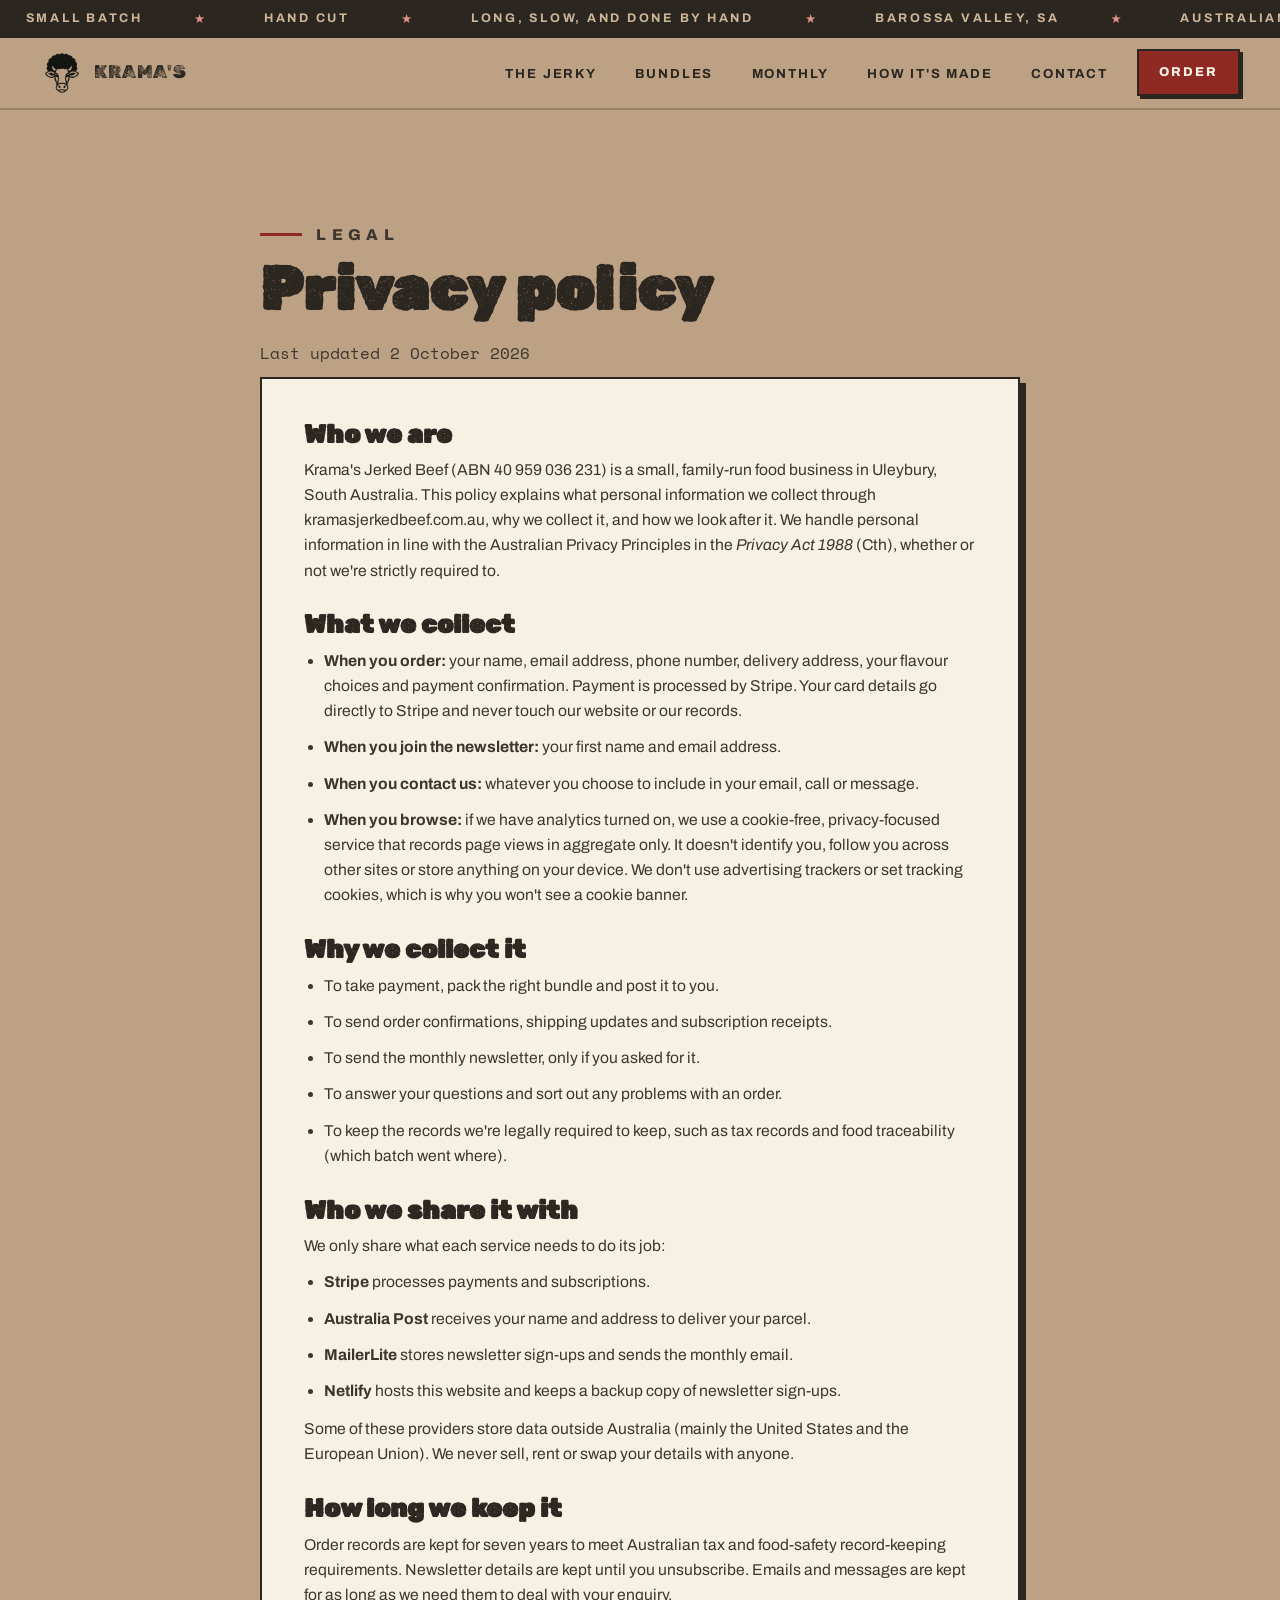
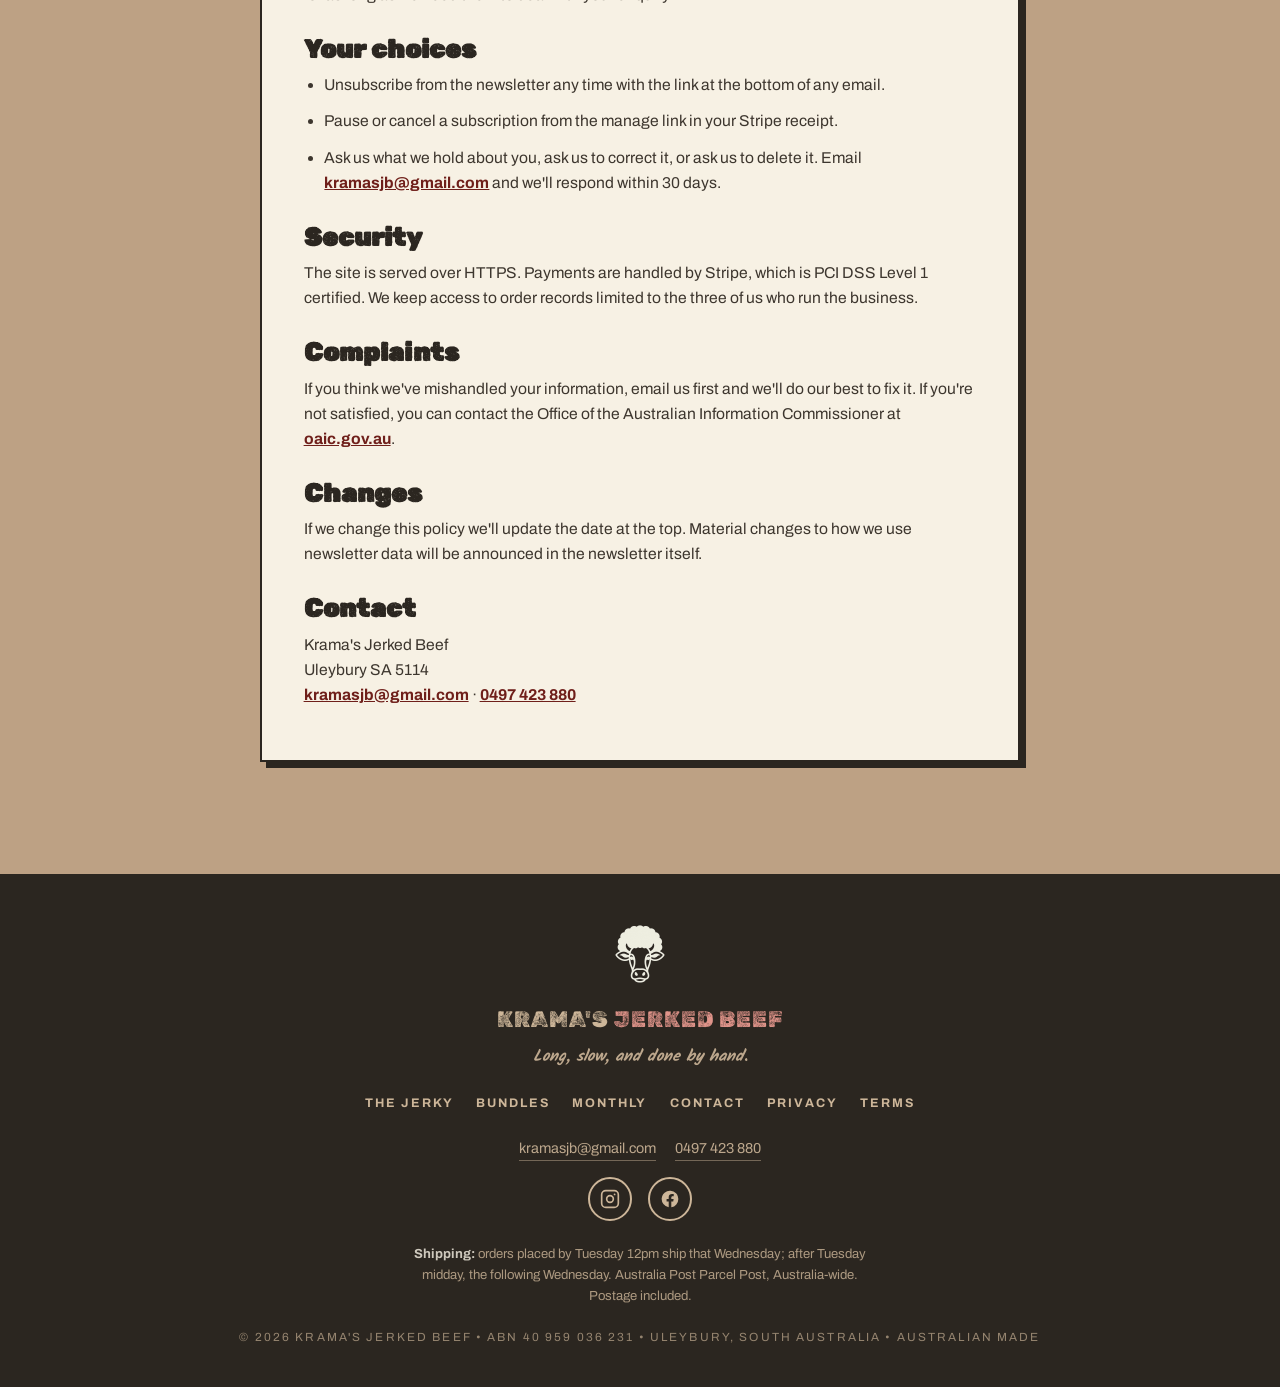
<file: kramas-jerked-beef/privacy.html>
<!DOCTYPE html>
<html lang="en-AU" class="no-js">
<head>
<meta charset="UTF-8">
<meta name="viewport" content="width=device-width, initial-scale=1.0">
<title>Privacy policy | Krama's Jerked Beef</title>
<meta name="description" content="How Krama's Jerked Beef collects, uses and protects your personal information when you order, subscribe or get in touch.">
<link rel="canonical" href="https://kramasjerkedbeef.com.au/privacy.html">
<meta name="theme-color" content="#2b2620">
<meta property="og:type" content="website">
<meta property="og:site_name" content="Krama's Jerked Beef">
<meta property="og:title" content="Privacy policy | Krama's Jerked Beef">
<meta property="og:description" content="How Krama's Jerked Beef collects, uses and protects your personal information when you order, subscribe or get in touch.">
<meta property="og:url" content="https://kramasjerkedbeef.com.au/privacy.html">
<meta property="og:image" content="https://kramasjerkedbeef.com.au/images/og.jpg">
<meta property="og:locale" content="en_AU">
<meta name="twitter:card" content="summary_large_image">
<link rel="icon" href="favicon.svg" type="image/svg+xml">
<link rel="icon" href="images/logo.png" type="image/png" sizes="any">
<link rel="apple-touch-icon" href="images/logo.png">
<link rel="manifest" href="site.webmanifest">
<link rel="preconnect" href="https://fonts.googleapis.com">
<link rel="preconnect" href="https://fonts.gstatic.com" crossorigin>
<link href="https://fonts.googleapis.com/css2?family=Rubik+Dirt&family=Kalam:wght@700&family=Archivo:wght@400;600;700;800&family=Space+Mono:wght@400;700&display=swap" rel="stylesheet">
<link rel="stylesheet" href="css/site.css">
</head>
<body>
<a class="skip" href="#main">Skip to content</a>

<div class="ticker" aria-hidden="true">
  <div class="ticker__track">
    <span>Small batch</span><span class="star">&#9733;</span>
    <span>Hand cut</span><span class="star">&#9733;</span>
    <span>Long, slow, and done by hand</span><span class="star">&#9733;</span>
    <span>Barossa Valley, SA</span><span class="star">&#9733;</span>
    <span>Australian made</span><span class="star">&#9733;</span>
    <span>Small batch</span><span class="star">&#9733;</span>
    <span>Hand cut</span><span class="star">&#9733;</span>
    <span>Long, slow, and done by hand</span><span class="star">&#9733;</span>
    <span>Barossa Valley, SA</span><span class="star">&#9733;</span>
    <span>Australian made</span><span class="star">&#9733;</span>
  </div>
</div>

<nav class="site-nav" aria-label="Main">
  <a class="nav__brand" href="/" aria-label="Krama's Jerked Beef home">
    <span class="cow-img">
      <img src="images/logo.png" alt="" width="44" height="44">
      <svg viewBox="0 0 200 210" aria-hidden="true"><use href="#cow"/></svg>
    </span>
    <b>KRAMA'S</b>
  </a>
  <div class="nav__right">
    <ul class="nav__links" id="navLinks">
      <li><a href="/#flavours">The Jerky</a></li>
      <li><a href="/#order">Bundles</a></li>
      <li><a href="/#subscribe">Monthly</a></li>
      <li><a href="/#story">How it's made</a></li>
      <li><a href="/#contact">Contact</a></li>
    </ul>
    <a class="btn-order" href="/#order">Order</a>
    <button class="nav__toggle" type="button" aria-expanded="false" aria-controls="navLinks" aria-label="Open menu"><span></span></button>
  </div>
</nav>

<main id="main">

<section class="legal">
  <div class="wrap">
    <p class="eyebrow reveal">Legal</p>
    <h1 class="section-title reveal">Privacy policy</h1>
    <p class="legal__meta reveal">Last updated 2 October 2026</p>

    <article class="reveal">
      <h2>Who we are</h2>
      <p>Krama's Jerked Beef (ABN 40 959 036 231) is a small, family-run food business in Uleybury, South Australia. This policy explains what personal information we collect through kramasjerkedbeef.com.au, why we collect it, and how we look after it. We handle personal information in line with the Australian Privacy Principles in the <em>Privacy Act 1988</em> (Cth), whether or not we're strictly required to.</p>

      <h2>What we collect</h2>
      <ul>
        <li><b>When you order:</b> your name, email address, phone number, delivery address, your flavour choices and payment confirmation. Payment is processed by Stripe. Your card details go directly to Stripe and never touch our website or our records.</li>
        <li><b>When you join the newsletter:</b> your first name and email address.</li>
        <li><b>When you contact us:</b> whatever you choose to include in your email, call or message.</li>
        <li><b>When you browse:</b> if we have analytics turned on, we use a cookie-free, privacy-focused service that records page views in aggregate only. It doesn't identify you, follow you across other sites or store anything on your device. We don't use advertising trackers or set tracking cookies, which is why you won't see a cookie banner.</li>
      </ul>

      <h2>Why we collect it</h2>
      <ul>
        <li>To take payment, pack the right bundle and post it to you.</li>
        <li>To send order confirmations, shipping updates and subscription receipts.</li>
        <li>To send the monthly newsletter, only if you asked for it.</li>
        <li>To answer your questions and sort out any problems with an order.</li>
        <li>To keep the records we're legally required to keep, such as tax records and food traceability (which batch went where).</li>
      </ul>

      <h2>Who we share it with</h2>
      <p>We only share what each service needs to do its job:</p>
      <ul>
        <li><b>Stripe</b> processes payments and subscriptions.</li>
        <li><b>Australia Post</b> receives your name and address to deliver your parcel.</li>
        <li><b>MailerLite</b> stores newsletter sign-ups and sends the monthly email.</li>
        <li><b>Netlify</b> hosts this website and keeps a backup copy of newsletter sign-ups.</li>
      </ul>
      <p>Some of these providers store data outside Australia (mainly the United States and the European Union). We never sell, rent or swap your details with anyone.</p>

      <h2>How long we keep it</h2>
      <p>Order records are kept for seven years to meet Australian tax and food-safety record-keeping requirements. Newsletter details are kept until you unsubscribe. Emails and messages are kept for as long as we need them to deal with your enquiry.</p>

      <h2>Your choices</h2>
      <ul>
        <li>Unsubscribe from the newsletter any time with the link at the bottom of any email.</li>
        <li>Pause or cancel a subscription from the manage link in your Stripe receipt.</li>
        <li>Ask us what we hold about you, ask us to correct it, or ask us to delete it. Email <a data-email href="mailto:kramasjb@gmail.com">kramasjb@gmail.com</a> and we'll respond within 30 days.</li>
      </ul>

      <h2>Security</h2>
      <p>The site is served over HTTPS. Payments are handled by Stripe, which is PCI DSS Level 1 certified. We keep access to order records limited to the three of us who run the business.</p>

      <h2>Complaints</h2>
      <p>If you think we've mishandled your information, email us first and we'll do our best to fix it. If you're not satisfied, you can contact the Office of the Australian Information Commissioner at <a href="https://www.oaic.gov.au" target="_blank" rel="noopener">oaic.gov.au</a>.</p>

      <h2>Changes</h2>
      <p>If we change this policy we'll update the date at the top. Material changes to how we use newsletter data will be announced in the newsletter itself.</p>

      <h2>Contact</h2>
      <p>Krama's Jerked Beef<br>Uleybury SA 5114<br>
      <a data-email href="mailto:kramasjb@gmail.com">kramasjb@gmail.com</a> &middot; <a data-phone href="tel:+61497423880">0497 423 880</a></p>
    </article>
  </div>
</section>

</main>

<footer>
  <span class="cow-img cow-img--light f-cow" aria-hidden="true">
    <img src="images/logo.png" alt="">
    <svg viewBox="0 0 200 210"><use href="#cow-light"/></svg>
  </span>
  <div class="f-name">KRAMA'S <span>JERKED BEEF</span></div>
  <p class="f-tag">Long, slow, and done by hand.</p>
  <ul class="f-links" aria-label="Footer">
    <li><a href="/#flavours">The Jerky</a></li>
    <li><a href="/#order">Bundles</a></li>
    <li><a href="/#subscribe">Monthly</a></li>
    <li><a href="/#contact">Contact</a></li>
    <li><a href="privacy.html">Privacy</a></li>
    <li><a href="terms.html">Terms</a></li>
  </ul>
  <p class="f-contact">
    <a data-email href="mailto:kramasjb@gmail.com">kramasjb@gmail.com</a>
    <a data-phone href="tel:+61497423880">0497 423 880</a>
  </p>
  <div class="socials" aria-label="Follow Krama's Jerked Beef">
    <a class="social" data-instagram href="https://www.instagram.com/kramasjerkedbeef" target="_blank" rel="noopener" aria-label="Krama's on Instagram"><svg viewBox="0 0 24 24" fill="none" stroke="currentColor" stroke-width="2" stroke-linecap="round" stroke-linejoin="round"><rect x="2" y="2" width="20" height="20" rx="5"/><circle cx="12" cy="12" r="4"/><circle cx="17.5" cy="6.5" r="1.1" fill="currentColor" stroke="none"/></svg></a>
    <a class="social" data-facebook href="https://www.facebook.com/KramasJerkedBeef" target="_blank" rel="noopener" aria-label="Krama's on Facebook"><svg viewBox="0 0 24 24" fill="currentColor"><path d="M22 12a10 10 0 1 0-11.56 9.88v-6.99H7.9V12h2.54V9.8c0-2.5 1.49-3.89 3.78-3.89 1.09 0 2.24.2 2.24.2v2.46h-1.26c-1.24 0-1.63.77-1.63 1.56V12h2.78l-.44 2.89h-2.34v6.99A10 10 0 0 0 22 12z"/></svg></a>
  </div>
  <p class="f-ship"><b>Shipping:</b> orders placed by Tuesday 12pm ship that Wednesday; after Tuesday midday, the following Wednesday. Australia Post Parcel Post, Australia-wide. Postage included.</p>
  <small>&copy; <span data-year>2026</span> Krama's Jerked Beef &#8226; ABN 40 959 036 231 &#8226; Uleybury, South Australia &#8226; Australian made</small>
</footer>

<svg width="0" height="0" style="position:absolute" aria-hidden="true">
  <defs>
    <g id="cow-base" stroke-linecap="round" stroke-linejoin="round">
      <g fill="var(--c,#2b2620)" stroke="none">
        <circle cx="100" cy="42" r="30"/><circle cx="68" cy="52" r="24"/><circle cx="132" cy="52" r="24"/>
        <circle cx="82" cy="34" r="20"/><circle cx="118" cy="34" r="20"/><circle cx="55" cy="66" r="14"/><circle cx="145" cy="66" r="14"/>
      </g>
      <g fill="none" stroke="var(--c,#2b2620)" stroke-width="6">
        <ellipse cx="38" cy="98" rx="22" ry="11" transform="rotate(-22 38 98)"/>
        <ellipse cx="162" cy="98" rx="22" ry="11" transform="rotate(22 162 98)"/>
      </g>
      <path fill="none" stroke="var(--c,#2b2620)" stroke-width="6" d="M62,82 C60,104 64,124 76,140 C84,150 92,156 100,156 C108,156 116,150 124,140 C136,124 140,104 138,82"/>
      <g fill="var(--c,#2b2620)" stroke="none"><circle cx="82" cy="106" r="6"/><circle cx="118" cy="106" r="6"/></g>
      <ellipse fill="none" stroke="var(--c,#2b2620)" cx="100" cy="172" rx="34" ry="24" stroke-width="6"/>
      <g fill="var(--c,#2b2620)" stroke="none"><ellipse cx="87" cy="170" rx="5.5" ry="7"/><ellipse cx="113" cy="170" rx="5.5" ry="7"/></g>
      <path fill="none" stroke="var(--c,#2b2620)" d="M100,184 v6" stroke-width="5"/>
    </g>
    <g id="cow" style="--c:#2b2620"><use href="#cow-base"/></g>
    <g id="cow-light" style="--c:#cdb699"><use href="#cow-base"/></g>
  </defs>
</svg>

<script src="js/config.js"></script>
<script src="js/site.js"></script>
</body>
</html>
</file>
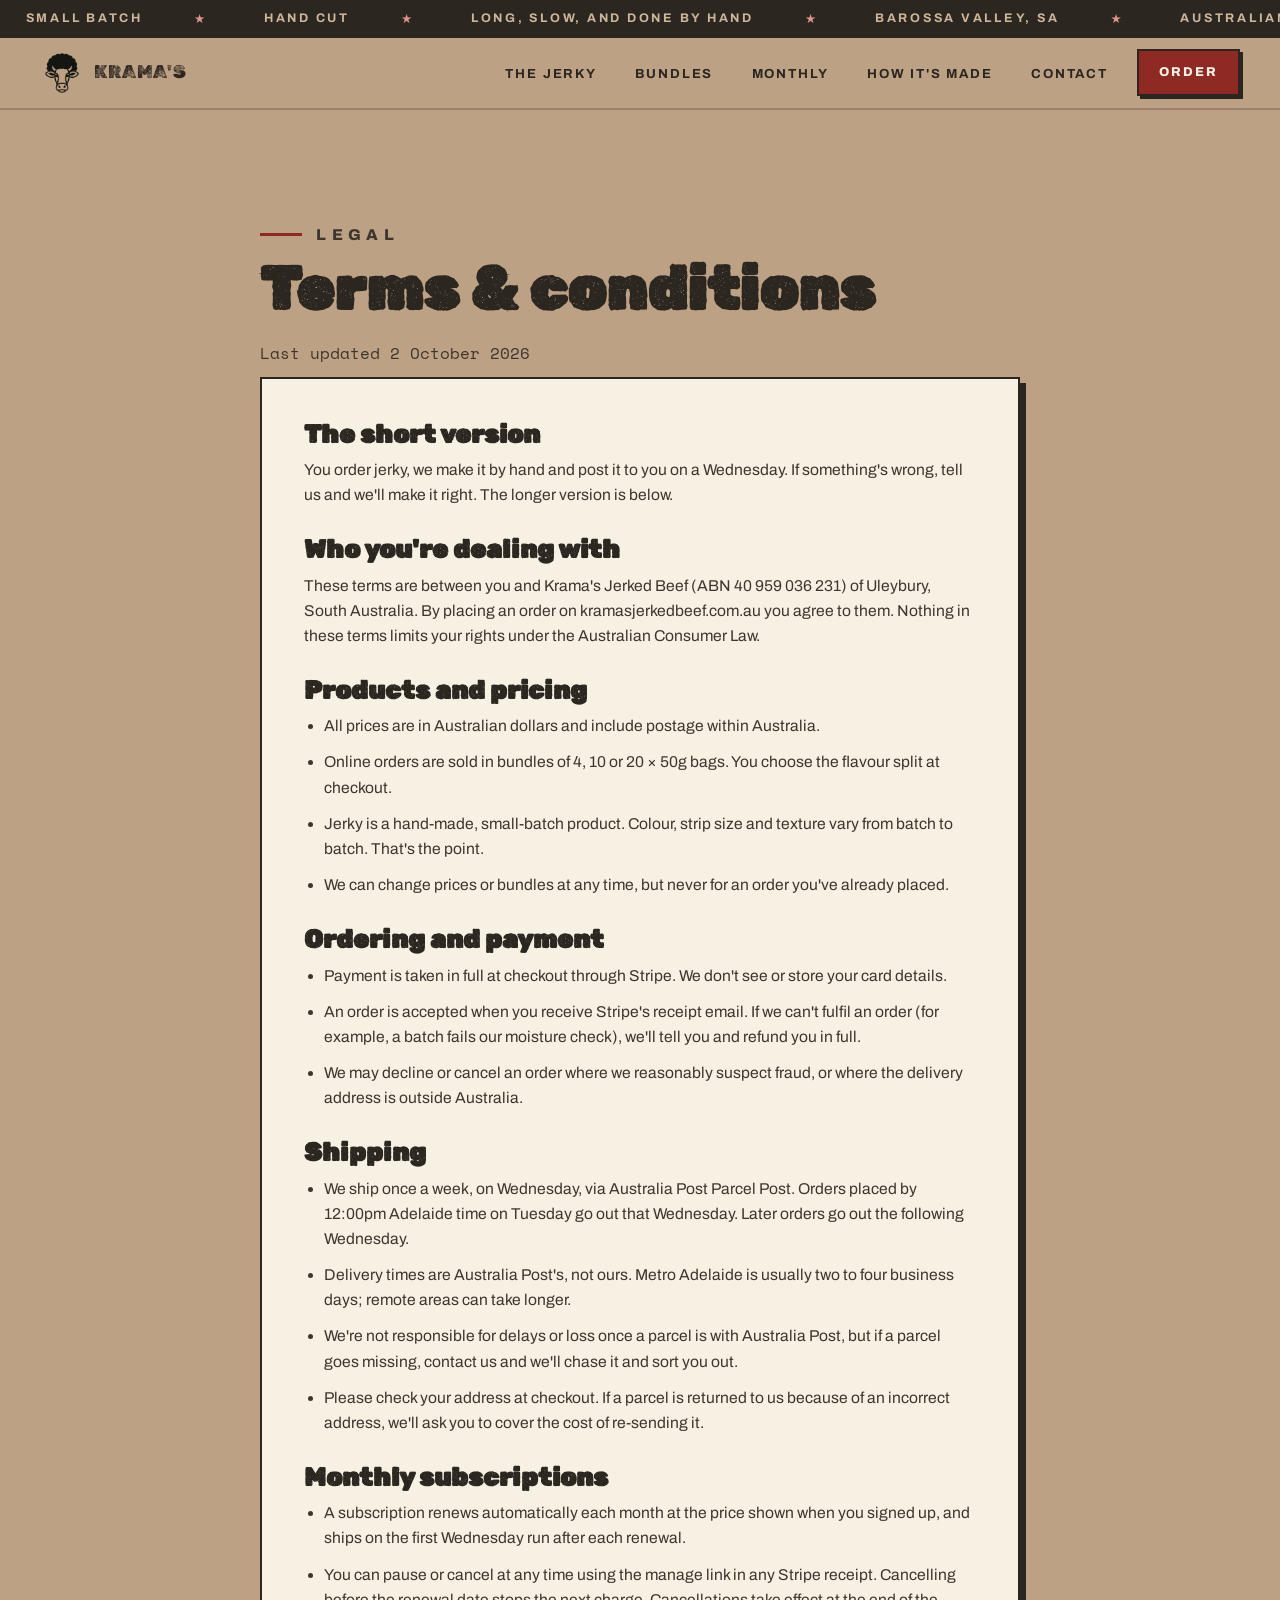
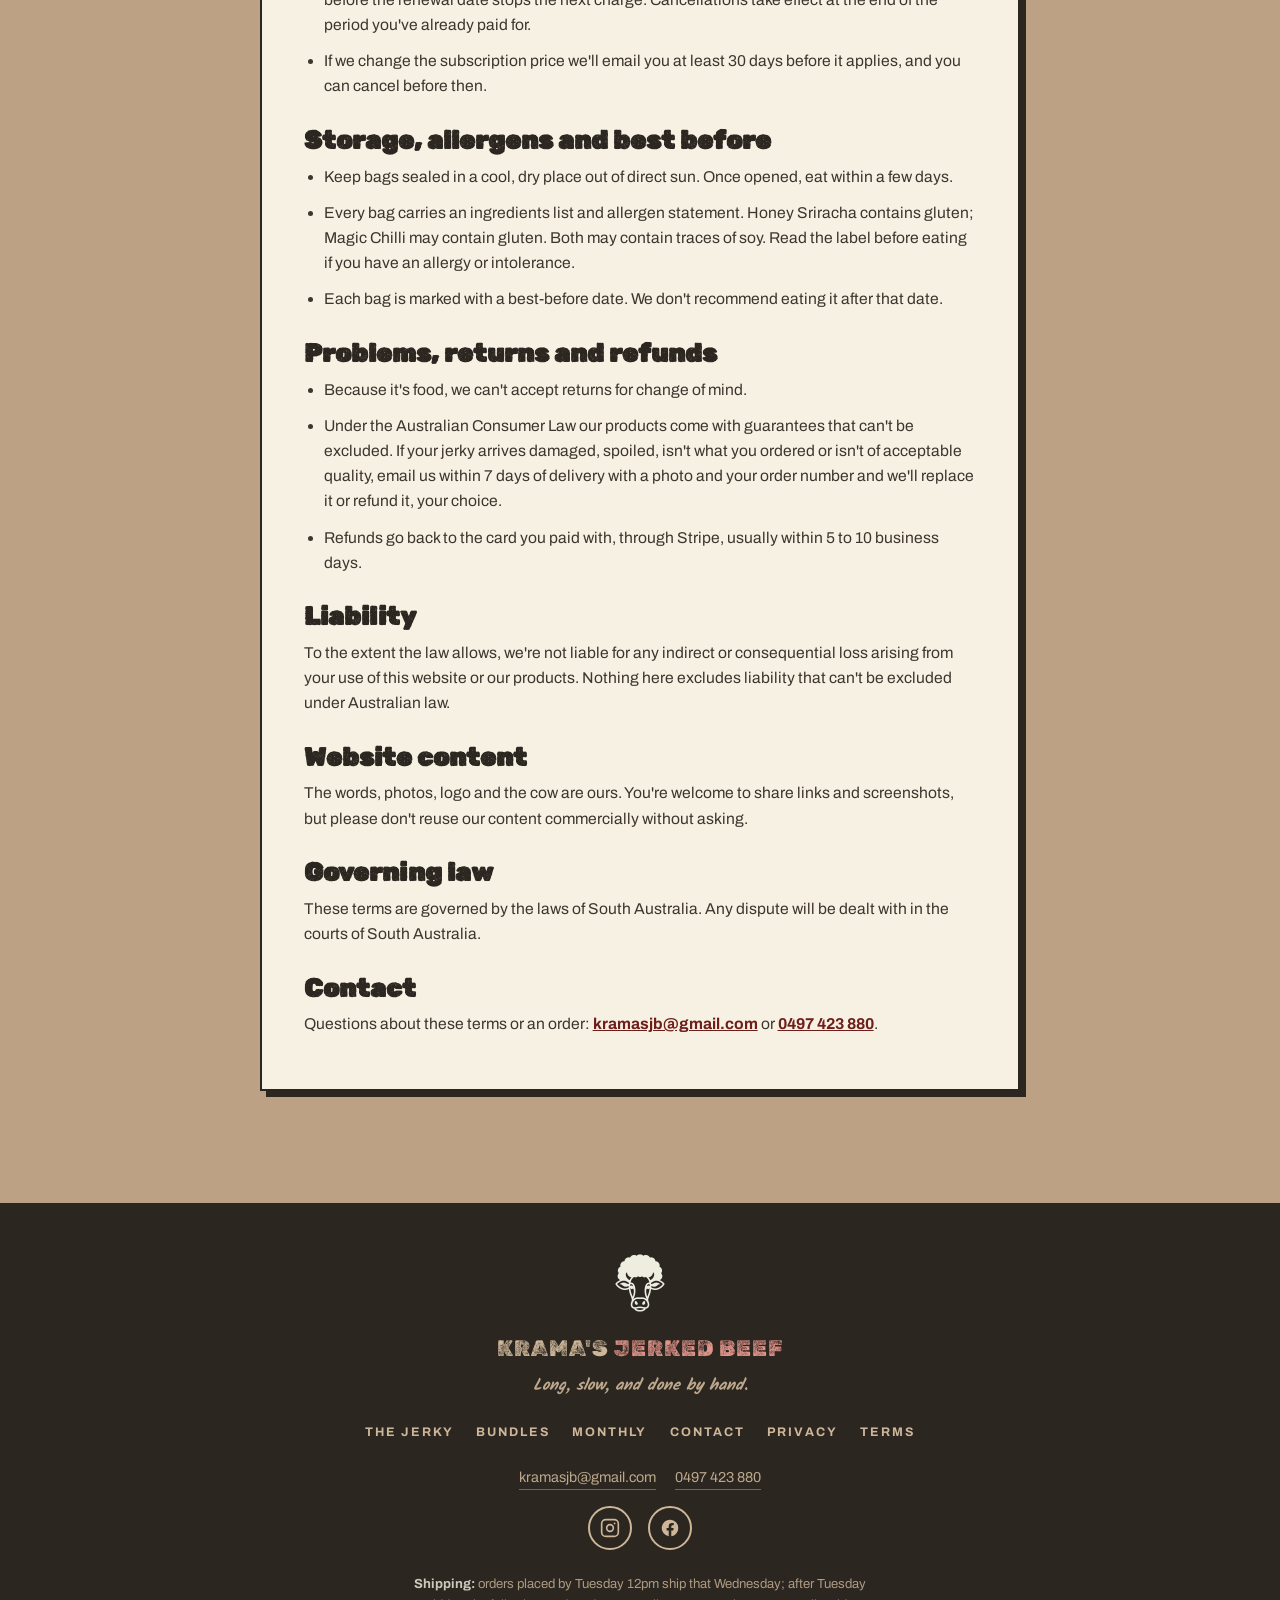
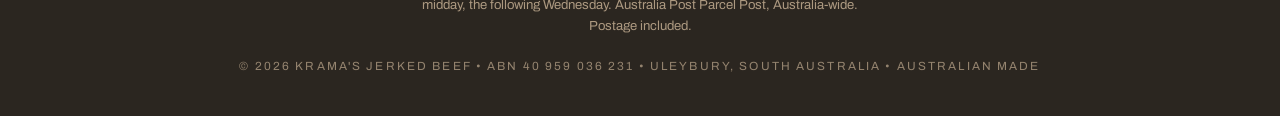
<file: kramas-jerked-beef/terms.html>
<!DOCTYPE html>
<html lang="en-AU" class="no-js">
<head>
<meta charset="UTF-8">
<meta name="viewport" content="width=device-width, initial-scale=1.0">
<title>Terms & conditions | Krama's Jerked Beef</title>
<meta name="description" content="Ordering, shipping, subscription, refund and allergen terms for buying from Krama's Jerked Beef.">
<link rel="canonical" href="https://kramasjerkedbeef.com.au/terms.html">
<meta name="theme-color" content="#2b2620">
<meta property="og:type" content="website">
<meta property="og:site_name" content="Krama's Jerked Beef">
<meta property="og:title" content="Terms & conditions | Krama's Jerked Beef">
<meta property="og:description" content="Ordering, shipping, subscription, refund and allergen terms for buying from Krama's Jerked Beef.">
<meta property="og:url" content="https://kramasjerkedbeef.com.au/terms.html">
<meta property="og:image" content="https://kramasjerkedbeef.com.au/images/og.jpg">
<meta property="og:locale" content="en_AU">
<meta name="twitter:card" content="summary_large_image">
<link rel="icon" href="favicon.svg" type="image/svg+xml">
<link rel="icon" href="images/logo.png" type="image/png" sizes="any">
<link rel="apple-touch-icon" href="images/logo.png">
<link rel="manifest" href="site.webmanifest">
<link rel="preconnect" href="https://fonts.googleapis.com">
<link rel="preconnect" href="https://fonts.gstatic.com" crossorigin>
<link href="https://fonts.googleapis.com/css2?family=Rubik+Dirt&family=Kalam:wght@700&family=Archivo:wght@400;600;700;800&family=Space+Mono:wght@400;700&display=swap" rel="stylesheet">
<link rel="stylesheet" href="css/site.css">
</head>
<body>
<a class="skip" href="#main">Skip to content</a>

<div class="ticker" aria-hidden="true">
  <div class="ticker__track">
    <span>Small batch</span><span class="star">&#9733;</span>
    <span>Hand cut</span><span class="star">&#9733;</span>
    <span>Long, slow, and done by hand</span><span class="star">&#9733;</span>
    <span>Barossa Valley, SA</span><span class="star">&#9733;</span>
    <span>Australian made</span><span class="star">&#9733;</span>
    <span>Small batch</span><span class="star">&#9733;</span>
    <span>Hand cut</span><span class="star">&#9733;</span>
    <span>Long, slow, and done by hand</span><span class="star">&#9733;</span>
    <span>Barossa Valley, SA</span><span class="star">&#9733;</span>
    <span>Australian made</span><span class="star">&#9733;</span>
  </div>
</div>

<nav class="site-nav" aria-label="Main">
  <a class="nav__brand" href="/" aria-label="Krama's Jerked Beef home">
    <span class="cow-img">
      <img src="images/logo.png" alt="" width="44" height="44">
      <svg viewBox="0 0 200 210" aria-hidden="true"><use href="#cow"/></svg>
    </span>
    <b>KRAMA'S</b>
  </a>
  <div class="nav__right">
    <ul class="nav__links" id="navLinks">
      <li><a href="/#flavours">The Jerky</a></li>
      <li><a href="/#order">Bundles</a></li>
      <li><a href="/#subscribe">Monthly</a></li>
      <li><a href="/#story">How it's made</a></li>
      <li><a href="/#contact">Contact</a></li>
    </ul>
    <a class="btn-order" href="/#order">Order</a>
    <button class="nav__toggle" type="button" aria-expanded="false" aria-controls="navLinks" aria-label="Open menu"><span></span></button>
  </div>
</nav>

<main id="main">

<section class="legal">
  <div class="wrap">
    <p class="eyebrow reveal">Legal</p>
    <h1 class="section-title reveal">Terms &amp; conditions</h1>
    <p class="legal__meta reveal">Last updated 2 October 2026</p>

    <article class="reveal">
      <h2>The short version</h2>
      <p>You order jerky, we make it by hand and post it to you on a Wednesday. If something's wrong, tell us and we'll make it right. The longer version is below.</p>

      <h2>Who you're dealing with</h2>
      <p>These terms are between you and Krama's Jerked Beef (ABN 40 959 036 231) of Uleybury, South Australia. By placing an order on kramasjerkedbeef.com.au you agree to them. Nothing in these terms limits your rights under the Australian Consumer Law.</p>

      <h2>Products and pricing</h2>
      <ul>
        <li>All prices are in Australian dollars and include postage within Australia.</li>
        <li>Online orders are sold in bundles of 4, 10 or 20 &times; 50g bags. You choose the flavour split at checkout.</li>
        <li>Jerky is a hand-made, small-batch product. Colour, strip size and texture vary from batch to batch. That's the point.</li>
        <li>We can change prices or bundles at any time, but never for an order you've already placed.</li>
      </ul>

      <h2>Ordering and payment</h2>
      <ul>
        <li>Payment is taken in full at checkout through Stripe. We don't see or store your card details.</li>
        <li>An order is accepted when you receive Stripe's receipt email. If we can't fulfil an order (for example, a batch fails our moisture check), we'll tell you and refund you in full.</li>
        <li>We may decline or cancel an order where we reasonably suspect fraud, or where the delivery address is outside Australia.</li>
      </ul>

      <h2>Shipping</h2>
      <ul>
        <li>We ship once a week, on Wednesday, via Australia Post Parcel Post. Orders placed by 12:00pm Adelaide time on Tuesday go out that Wednesday. Later orders go out the following Wednesday.</li>
        <li>Delivery times are Australia Post's, not ours. Metro Adelaide is usually two to four business days; remote areas can take longer.</li>
        <li>We're not responsible for delays or loss once a parcel is with Australia Post, but if a parcel goes missing, contact us and we'll chase it and sort you out.</li>
        <li>Please check your address at checkout. If a parcel is returned to us because of an incorrect address, we'll ask you to cover the cost of re-sending it.</li>
      </ul>

      <h2>Monthly subscriptions</h2>
      <ul>
        <li>A subscription renews automatically each month at the price shown when you signed up, and ships on the first Wednesday run after each renewal.</li>
        <li>You can pause or cancel at any time using the manage link in any Stripe receipt. Cancelling before the renewal date stops the next charge. Cancellations take effect at the end of the period you've already paid for.</li>
        <li>If we change the subscription price we'll email you at least 30 days before it applies, and you can cancel before then.</li>
      </ul>

      <h2>Storage, allergens and best before</h2>
      <ul>
        <li>Keep bags sealed in a cool, dry place out of direct sun. Once opened, eat within a few days.</li>
        <li>Every bag carries an ingredients list and allergen statement. Honey Sriracha contains gluten; Magic Chilli may contain gluten. Both may contain traces of soy. Read the label before eating if you have an allergy or intolerance.</li>
        <li>Each bag is marked with a best-before date. We don't recommend eating it after that date.</li>
      </ul>

      <h2>Problems, returns and refunds</h2>
      <ul>
        <li>Because it's food, we can't accept returns for change of mind.</li>
        <li>Under the Australian Consumer Law our products come with guarantees that can't be excluded. If your jerky arrives damaged, spoiled, isn't what you ordered or isn't of acceptable quality, email us within 7 days of delivery with a photo and your order number and we'll replace it or refund it, your choice.</li>
        <li>Refunds go back to the card you paid with, through Stripe, usually within 5 to 10 business days.</li>
      </ul>

      <h2>Liability</h2>
      <p>To the extent the law allows, we're not liable for any indirect or consequential loss arising from your use of this website or our products. Nothing here excludes liability that can't be excluded under Australian law.</p>

      <h2>Website content</h2>
      <p>The words, photos, logo and the cow are ours. You're welcome to share links and screenshots, but please don't reuse our content commercially without asking.</p>

      <h2>Governing law</h2>
      <p>These terms are governed by the laws of South Australia. Any dispute will be dealt with in the courts of South Australia.</p>

      <h2>Contact</h2>
      <p>Questions about these terms or an order: <a data-email href="mailto:kramasjb@gmail.com">kramasjb@gmail.com</a> or <a data-phone href="tel:+61497423880">0497 423 880</a>.</p>
    </article>
  </div>
</section>

</main>

<footer>
  <span class="cow-img cow-img--light f-cow" aria-hidden="true">
    <img src="images/logo.png" alt="">
    <svg viewBox="0 0 200 210"><use href="#cow-light"/></svg>
  </span>
  <div class="f-name">KRAMA'S <span>JERKED BEEF</span></div>
  <p class="f-tag">Long, slow, and done by hand.</p>
  <ul class="f-links" aria-label="Footer">
    <li><a href="/#flavours">The Jerky</a></li>
    <li><a href="/#order">Bundles</a></li>
    <li><a href="/#subscribe">Monthly</a></li>
    <li><a href="/#contact">Contact</a></li>
    <li><a href="privacy.html">Privacy</a></li>
    <li><a href="terms.html">Terms</a></li>
  </ul>
  <p class="f-contact">
    <a data-email href="mailto:kramasjb@gmail.com">kramasjb@gmail.com</a>
    <a data-phone href="tel:+61497423880">0497 423 880</a>
  </p>
  <div class="socials" aria-label="Follow Krama's Jerked Beef">
    <a class="social" data-instagram href="https://www.instagram.com/kramasjerkedbeef" target="_blank" rel="noopener" aria-label="Krama's on Instagram"><svg viewBox="0 0 24 24" fill="none" stroke="currentColor" stroke-width="2" stroke-linecap="round" stroke-linejoin="round"><rect x="2" y="2" width="20" height="20" rx="5"/><circle cx="12" cy="12" r="4"/><circle cx="17.5" cy="6.5" r="1.1" fill="currentColor" stroke="none"/></svg></a>
    <a class="social" data-facebook href="https://www.facebook.com/KramasJerkedBeef" target="_blank" rel="noopener" aria-label="Krama's on Facebook"><svg viewBox="0 0 24 24" fill="currentColor"><path d="M22 12a10 10 0 1 0-11.56 9.88v-6.99H7.9V12h2.54V9.8c0-2.5 1.49-3.89 3.78-3.89 1.09 0 2.24.2 2.24.2v2.46h-1.26c-1.24 0-1.63.77-1.63 1.56V12h2.78l-.44 2.89h-2.34v6.99A10 10 0 0 0 22 12z"/></svg></a>
  </div>
  <p class="f-ship"><b>Shipping:</b> orders placed by Tuesday 12pm ship that Wednesday; after Tuesday midday, the following Wednesday. Australia Post Parcel Post, Australia-wide. Postage included.</p>
  <small>&copy; <span data-year>2026</span> Krama's Jerked Beef &#8226; ABN 40 959 036 231 &#8226; Uleybury, South Australia &#8226; Australian made</small>
</footer>

<svg width="0" height="0" style="position:absolute" aria-hidden="true">
  <defs>
    <g id="cow-base" stroke-linecap="round" stroke-linejoin="round">
      <g fill="var(--c,#2b2620)" stroke="none">
        <circle cx="100" cy="42" r="30"/><circle cx="68" cy="52" r="24"/><circle cx="132" cy="52" r="24"/>
        <circle cx="82" cy="34" r="20"/><circle cx="118" cy="34" r="20"/><circle cx="55" cy="66" r="14"/><circle cx="145" cy="66" r="14"/>
      </g>
      <g fill="none" stroke="var(--c,#2b2620)" stroke-width="6">
        <ellipse cx="38" cy="98" rx="22" ry="11" transform="rotate(-22 38 98)"/>
        <ellipse cx="162" cy="98" rx="22" ry="11" transform="rotate(22 162 98)"/>
      </g>
      <path fill="none" stroke="var(--c,#2b2620)" stroke-width="6" d="M62,82 C60,104 64,124 76,140 C84,150 92,156 100,156 C108,156 116,150 124,140 C136,124 140,104 138,82"/>
      <g fill="var(--c,#2b2620)" stroke="none"><circle cx="82" cy="106" r="6"/><circle cx="118" cy="106" r="6"/></g>
      <ellipse fill="none" stroke="var(--c,#2b2620)" cx="100" cy="172" rx="34" ry="24" stroke-width="6"/>
      <g fill="var(--c,#2b2620)" stroke="none"><ellipse cx="87" cy="170" rx="5.5" ry="7"/><ellipse cx="113" cy="170" rx="5.5" ry="7"/></g>
      <path fill="none" stroke="var(--c,#2b2620)" d="M100,184 v6" stroke-width="5"/>
    </g>
    <g id="cow" style="--c:#2b2620"><use href="#cow-base"/></g>
    <g id="cow-light" style="--c:#cdb699"><use href="#cow-base"/></g>
  </defs>
</svg>

<script src="js/config.js"></script>
<script src="js/site.js"></script>
</body>
</html>
</file>
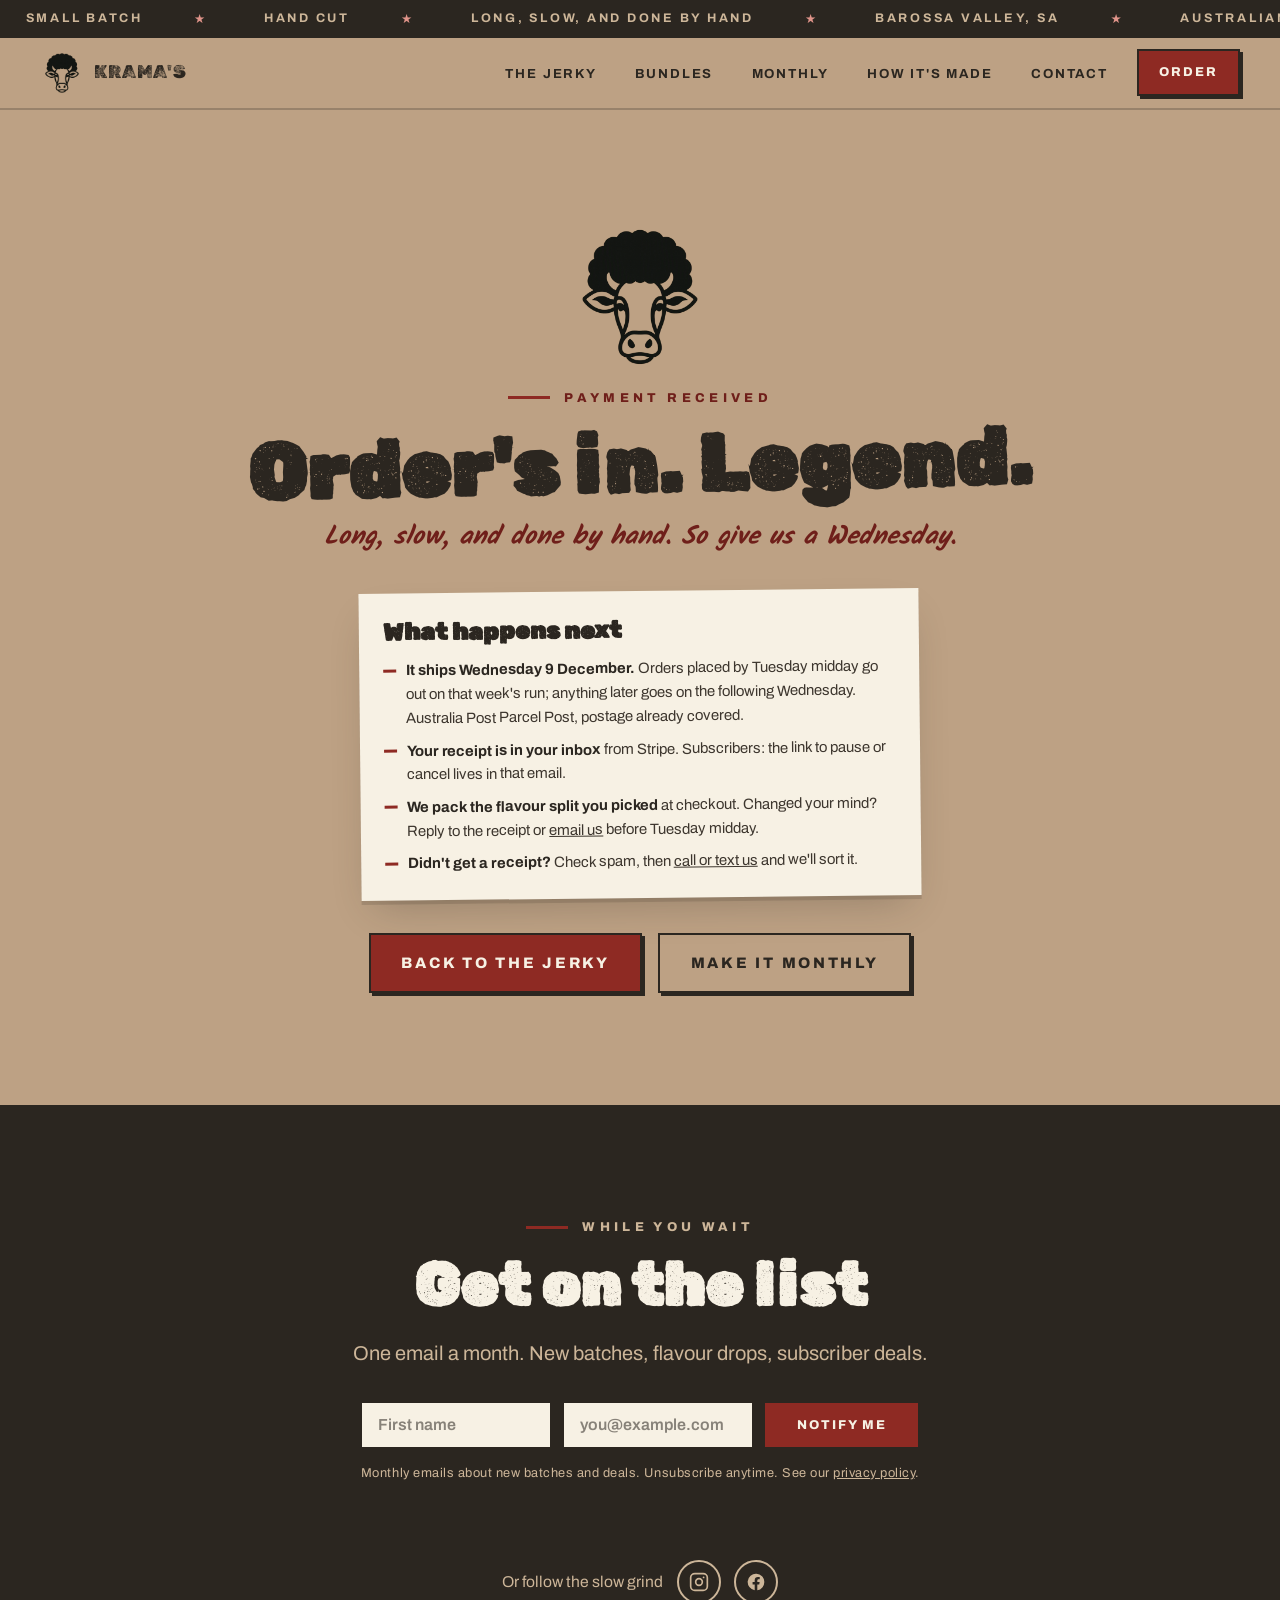
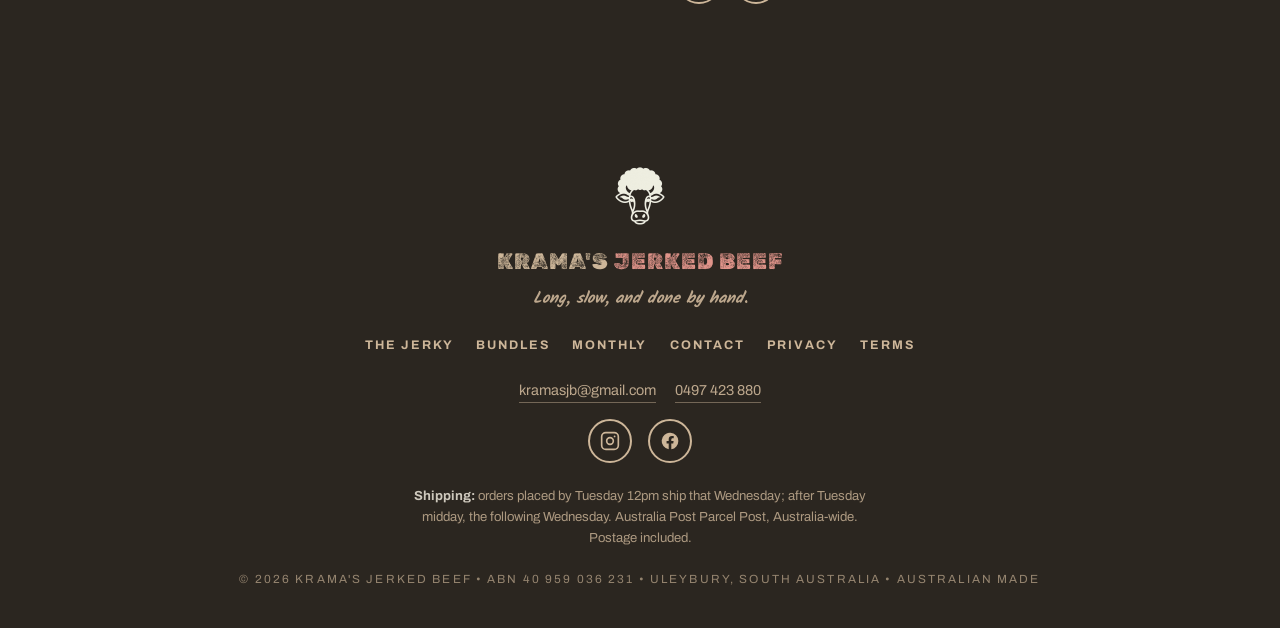
<file: kramas-jerked-beef/thanks.html>
<!DOCTYPE html>
<html lang="en-AU" class="no-js">
<head>
<meta charset="UTF-8">
<meta name="viewport" content="width=device-width, initial-scale=1.0">
<title>Order's in. Legend. | Krama's Jerked Beef</title>
<meta name="description" content="Thanks for your Krama's Jerked Beef order. Here's what happens next and when it ships.">
<meta name="robots" content="noindex">
<link rel="canonical" href="https://kramasjerkedbeef.com.au/thanks.html">
<meta name="theme-color" content="#2b2620">
<meta property="og:type" content="website">
<meta property="og:site_name" content="Krama's Jerked Beef">
<meta property="og:title" content="Order's in. Legend. | Krama's Jerked Beef">
<meta property="og:description" content="Thanks for your Krama's Jerked Beef order. Here's what happens next and when it ships.">
<meta property="og:url" content="https://kramasjerkedbeef.com.au/thanks.html">
<meta property="og:image" content="https://kramasjerkedbeef.com.au/images/og.jpg">
<meta property="og:locale" content="en_AU">
<meta name="twitter:card" content="summary_large_image">
<link rel="icon" href="favicon.svg" type="image/svg+xml">
<link rel="icon" href="images/logo.png" type="image/png" sizes="any">
<link rel="apple-touch-icon" href="images/logo.png">
<link rel="manifest" href="site.webmanifest">
<link rel="preconnect" href="https://fonts.googleapis.com">
<link rel="preconnect" href="https://fonts.gstatic.com" crossorigin>
<link href="https://fonts.googleapis.com/css2?family=Rubik+Dirt&family=Kalam:wght@700&family=Archivo:wght@400;600;700;800&family=Space+Mono:wght@400;700&display=swap" rel="stylesheet">
<link rel="stylesheet" href="css/site.css">
</head>
<body>
<a class="skip" href="#main">Skip to content</a>

<div class="ticker" aria-hidden="true">
  <div class="ticker__track">
    <span>Small batch</span><span class="star">&#9733;</span>
    <span>Hand cut</span><span class="star">&#9733;</span>
    <span>Long, slow, and done by hand</span><span class="star">&#9733;</span>
    <span>Barossa Valley, SA</span><span class="star">&#9733;</span>
    <span>Australian made</span><span class="star">&#9733;</span>
    <span>Small batch</span><span class="star">&#9733;</span>
    <span>Hand cut</span><span class="star">&#9733;</span>
    <span>Long, slow, and done by hand</span><span class="star">&#9733;</span>
    <span>Barossa Valley, SA</span><span class="star">&#9733;</span>
    <span>Australian made</span><span class="star">&#9733;</span>
  </div>
</div>

<nav class="site-nav" aria-label="Main">
  <a class="nav__brand" href="/" aria-label="Krama's Jerked Beef home">
    <span class="cow-img">
      <img src="images/logo.png" alt="" width="44" height="44">
      <svg viewBox="0 0 200 210" aria-hidden="true"><use href="#cow"/></svg>
    </span>
    <b>KRAMA'S</b>
  </a>
  <div class="nav__right">
    <ul class="nav__links" id="navLinks">
      <li><a href="/#flavours">The Jerky</a></li>
      <li><a href="/#order">Bundles</a></li>
      <li><a href="/#subscribe">Monthly</a></li>
      <li><a href="/#story">How it's made</a></li>
      <li><a href="/#contact">Contact</a></li>
    </ul>
    <a class="btn-order" href="/#order">Order</a>
    <button class="nav__toggle" type="button" aria-expanded="false" aria-controls="navLinks" aria-label="Open menu"><span></span></button>
  </div>
</nav>

<main id="main">

<section class="thanks">
  <div class="wrap">
    <span class="cow-img thanks__cow reveal reveal--pop">
      <img src="images/logo.png" alt="Krama's cow mark">
      <svg viewBox="0 0 200 210" aria-hidden="true"><use href="#cow"/></svg>
    </span>
    <p class="eyebrow reveal">Payment received</p>
    <h1 class="section-title thanks__title reveal">Order's in. Legend.</h1>
    <p class="thanks__tag hand reveal">Long, slow, and done by hand. So give us a Wednesday.</p>

    <article class="card reveal reveal--pop">
      <h2 class="card__name">What happens next</h2>
      <ul class="notes">
        <li><b>It ships <span data-ship-date>Wednesday</span>.</b> Orders placed by Tuesday midday go out on that week's run;
            anything later goes on the following Wednesday. Australia Post Parcel Post, postage already covered.</li>
        <li><b>Your receipt is in your inbox</b> from Stripe. Subscribers: the link to pause or cancel lives in that email.</li>
        <li><b>We pack the flavour split you picked</b> at checkout. Changed your mind? Reply to the receipt or
            <a data-email data-keep-text="1" data-subject="My jerky order" href="mailto:kramasjb@gmail.com?subject=My%20jerky%20order">email us</a> before Tuesday midday.</li>
        <li><b>Didn't get a receipt?</b> Check spam, then <a data-phone data-keep-text="1" href="tel:+61497423880">call or text us</a> and we'll sort it.</li>
      </ul>
    </article>

    <div class="thanks__home reveal">
      <a class="btn-order btn-order--lg" href="/">Back to the jerky</a>
      <a class="btn-order btn-order--lg btn-order--ghost" href="/#subscribe">Make it monthly</a>
    </div>
  </div>
</section>

<section class="teaser" id="newsletter">
  <div class="wrap teaser__inner">
    <p class="eyebrow reveal">While you wait</p>
    <h2 class="section-title reveal">Get on the list</h2>
    <p class="teaser__lead reveal">One email a month. New batches, flavour drops, subscriber deals.</p>

    <form name="newsletter" id="signupForm" class="signup reveal" method="POST" action="/thanks.html" novalidate
          data-netlify="true" data-netlify-honeypot="bot-field">
      <input type="hidden" name="form-name" value="newsletter">
      <p class="signup__hp" hidden><label>Leave this empty: <input name="bot-field" tabindex="-1" autocomplete="off"></label></p>
      <input class="signup__input" type="text" name="name" required autocomplete="given-name" placeholder="First name" aria-label="Your first name">
      <input class="signup__input" type="email" name="email" required autocomplete="email" inputmode="email" placeholder="you@example.com" aria-label="Your email address">
      <button class="btn-order" type="submit">Notify me</button>
    </form>
    <p class="signup__consent reveal">Monthly emails about new batches and deals. Unsubscribe anytime. See our <a href="privacy.html">privacy policy</a>.</p>
    <p class="signup__msg" id="signupMsg" role="status" aria-live="polite"></p>

    <p class="teaser__follow reveal">
      <span>Or follow the slow grind</span>
      <a class="social" data-instagram href="https://www.instagram.com/kramasjerkedbeef" target="_blank" rel="noopener" aria-label="Krama's on Instagram"><svg viewBox="0 0 24 24" fill="none" stroke="currentColor" stroke-width="2" stroke-linecap="round" stroke-linejoin="round"><rect x="2" y="2" width="20" height="20" rx="5"/><circle cx="12" cy="12" r="4"/><circle cx="17.5" cy="6.5" r="1.1" fill="currentColor" stroke="none"/></svg></a>
    <a class="social" data-facebook href="https://www.facebook.com/KramasJerkedBeef" target="_blank" rel="noopener" aria-label="Krama's on Facebook"><svg viewBox="0 0 24 24" fill="currentColor"><path d="M22 12a10 10 0 1 0-11.56 9.88v-6.99H7.9V12h2.54V9.8c0-2.5 1.49-3.89 3.78-3.89 1.09 0 2.24.2 2.24.2v2.46h-1.26c-1.24 0-1.63.77-1.63 1.56V12h2.78l-.44 2.89h-2.34v6.99A10 10 0 0 0 22 12z"/></svg></a>
    </p>
  </div>
</section>

</main>

<footer>
  <span class="cow-img cow-img--light f-cow" aria-hidden="true">
    <img src="images/logo.png" alt="">
    <svg viewBox="0 0 200 210"><use href="#cow-light"/></svg>
  </span>
  <div class="f-name">KRAMA'S <span>JERKED BEEF</span></div>
  <p class="f-tag">Long, slow, and done by hand.</p>
  <ul class="f-links" aria-label="Footer">
    <li><a href="/#flavours">The Jerky</a></li>
    <li><a href="/#order">Bundles</a></li>
    <li><a href="/#subscribe">Monthly</a></li>
    <li><a href="/#contact">Contact</a></li>
    <li><a href="privacy.html">Privacy</a></li>
    <li><a href="terms.html">Terms</a></li>
  </ul>
  <p class="f-contact">
    <a data-email href="mailto:kramasjb@gmail.com">kramasjb@gmail.com</a>
    <a data-phone href="tel:+61497423880">0497 423 880</a>
  </p>
  <div class="socials" aria-label="Follow Krama's Jerked Beef">
    <a class="social" data-instagram href="https://www.instagram.com/kramasjerkedbeef" target="_blank" rel="noopener" aria-label="Krama's on Instagram"><svg viewBox="0 0 24 24" fill="none" stroke="currentColor" stroke-width="2" stroke-linecap="round" stroke-linejoin="round"><rect x="2" y="2" width="20" height="20" rx="5"/><circle cx="12" cy="12" r="4"/><circle cx="17.5" cy="6.5" r="1.1" fill="currentColor" stroke="none"/></svg></a>
    <a class="social" data-facebook href="https://www.facebook.com/KramasJerkedBeef" target="_blank" rel="noopener" aria-label="Krama's on Facebook"><svg viewBox="0 0 24 24" fill="currentColor"><path d="M22 12a10 10 0 1 0-11.56 9.88v-6.99H7.9V12h2.54V9.8c0-2.5 1.49-3.89 3.78-3.89 1.09 0 2.24.2 2.24.2v2.46h-1.26c-1.24 0-1.63.77-1.63 1.56V12h2.78l-.44 2.89h-2.34v6.99A10 10 0 0 0 22 12z"/></svg></a>
  </div>
  <p class="f-ship"><b>Shipping:</b> orders placed by Tuesday 12pm ship that Wednesday; after Tuesday midday, the following Wednesday. Australia Post Parcel Post, Australia-wide. Postage included.</p>
  <small>&copy; <span data-year>2026</span> Krama's Jerked Beef &#8226; ABN 40 959 036 231 &#8226; Uleybury, South Australia &#8226; Australian made</small>
</footer>

<svg width="0" height="0" style="position:absolute" aria-hidden="true">
  <defs>
    <g id="cow-base" stroke-linecap="round" stroke-linejoin="round">
      <g fill="var(--c,#2b2620)" stroke="none">
        <circle cx="100" cy="42" r="30"/><circle cx="68" cy="52" r="24"/><circle cx="132" cy="52" r="24"/>
        <circle cx="82" cy="34" r="20"/><circle cx="118" cy="34" r="20"/><circle cx="55" cy="66" r="14"/><circle cx="145" cy="66" r="14"/>
      </g>
      <g fill="none" stroke="var(--c,#2b2620)" stroke-width="6">
        <ellipse cx="38" cy="98" rx="22" ry="11" transform="rotate(-22 38 98)"/>
        <ellipse cx="162" cy="98" rx="22" ry="11" transform="rotate(22 162 98)"/>
      </g>
      <path fill="none" stroke="var(--c,#2b2620)" stroke-width="6" d="M62,82 C60,104 64,124 76,140 C84,150 92,156 100,156 C108,156 116,150 124,140 C136,124 140,104 138,82"/>
      <g fill="var(--c,#2b2620)" stroke="none"><circle cx="82" cy="106" r="6"/><circle cx="118" cy="106" r="6"/></g>
      <ellipse fill="none" stroke="var(--c,#2b2620)" cx="100" cy="172" rx="34" ry="24" stroke-width="6"/>
      <g fill="var(--c,#2b2620)" stroke="none"><ellipse cx="87" cy="170" rx="5.5" ry="7"/><ellipse cx="113" cy="170" rx="5.5" ry="7"/></g>
      <path fill="none" stroke="var(--c,#2b2620)" d="M100,184 v6" stroke-width="5"/>
    </g>
    <g id="cow" style="--c:#2b2620"><use href="#cow-base"/></g>
    <g id="cow-light" style="--c:#cdb699"><use href="#cow-base"/></g>
  </defs>
</svg>

<script src="js/config.js"></script>
<script src="js/site.js"></script>
</body>
</html>
</file>
<file: kramas-jerked-beef/css/site.css>
/* ============================================================
   KRAMA'S JERKED BEEF — shared stylesheet
   One file for every page (index, thanks, 404, privacy, terms).
   Kraft paper rustic: two colours (charcoal ink + rust red) on kraft.
   ============================================================ */
:root{
  --kraft:        #bda184;
  --kraft-light:  #cdb699;
  --kraft-deep:   #a78b6c;
  --kraft-dark:   #8f7458;
  --ink:          #2b2620;
  --ink-soft:     #3d362e;
  --red:          #8e2a23;
  --red-deep:     #6f1f1a;   /* use for small red text on kraft (AA contrast) */
  --red-light:    #e0948a;   /* red accents on dark ink backgrounds */
  --brown:        #5f4124;
  --paper:        #f7f1e4;
  --paper-shadow: rgba(43,38,32,.28);
  --dash: rgba(43,38,32,.65);
  --nav-h: 72px;
}

*{margin:0;padding:0;box-sizing:border-box}
html{scroll-behavior:smooth;-webkit-text-size-adjust:100%}
html,body{max-width:100%;overflow-x:clip}
section[id],header[id],main[id],div[id]{scroll-margin-top:calc(var(--nav-h) + 1rem)}
::selection{background:var(--red);color:var(--paper)}

body{
  font-family:'Archivo',system-ui,sans-serif;
  background-color:var(--kraft);
  color:var(--ink);
  line-height:1.6;
  min-height:100vh;
  display:flex;flex-direction:column;
}
main{position:relative;z-index:2;flex:1}

h1,h2,h3{line-height:1.05;overflow-wrap:anywhere}
p,li{overflow-wrap:break-word}
.display{font-family:'Rubik Dirt',system-ui;font-weight:400;letter-spacing:.01em}
.hand{font-family:'Kalam',cursive;font-style:italic;font-weight:700}
.mono{font-family:'Space Mono',monospace}
.sr-only{position:absolute;width:1px;height:1px;padding:0;margin:-1px;overflow:hidden;clip:rect(0 0 0 0);white-space:nowrap;border:0}

img{max-width:100%;height:auto;display:block}
a{color:inherit}
a:focus-visible,button:focus-visible,input:focus-visible,summary:focus-visible{outline:3px solid var(--red);outline-offset:3px}

/* skip link for keyboard users */
.skip{position:absolute;left:-9999px;top:.5rem;z-index:1000;background:var(--ink);color:var(--paper);padding:.6rem 1rem;font-weight:800;text-decoration:none}
.skip:focus{left:.5rem}

/* ---------- long-dash rule, like the front label ---------- */
.dash-rule{height:3px;border:0;background:repeating-linear-gradient(90deg,var(--dash) 0 26px,transparent 26px 38px)}

/* ============================================================
   TICKER
   ============================================================ */
.ticker{
  background:var(--ink);color:var(--kraft-light);
  overflow:hidden;white-space:nowrap;
  font-weight:700;font-size:.78rem;letter-spacing:.22em;text-transform:uppercase;
  padding:.55rem 0;position:relative;z-index:10;
}
.ticker__track{display:inline-block;animation:ticker 28s linear infinite;will-change:transform}
.ticker span{display:inline-block;padding:0 1.6rem}
.ticker .star{color:var(--red-light);transform:translateY(1px)}
@keyframes ticker{from{transform:translateX(0)}to{transform:translateX(-50%)}}

/* ============================================================
   NAV  (sticky; collapses to a hamburger under 860px)
   ============================================================ */
nav.site-nav{
  position:sticky;top:0;z-index:100;
  display:flex;align-items:center;justify-content:space-between;gap:1rem;
  min-height:var(--nav-h);
  padding:.7rem clamp(1rem,4vw,2.5rem);
  background:var(--kraft);
  border-bottom:2px solid rgba(43,38,32,.25);
}
.nav__brand{display:flex;align-items:center;gap:.65rem;text-decoration:none;flex-shrink:0}
.nav__brand .cow-img{width:44px;height:44px}
.nav__brand b{font-family:'Rubik Dirt',system-ui;font-weight:400;font-size:1.15rem;letter-spacing:.04em}

.cow-img{display:block;position:relative;overflow:hidden}
.cow-img img{width:100%}
.cow-img svg{display:none;width:100%;height:100%}
.cow-img.fallback img{display:none}
.cow-img.fallback svg{display:block}
.cow-img--light img{filter:invert(1) sepia(.45) saturate(.7) brightness(1.02)}

.nav__right{display:flex;align-items:center;gap:clamp(.8rem,3vw,1.6rem)}
.nav__links{display:flex;gap:clamp(.8rem,3vw,2rem);list-style:none}
.nav__links a{
  text-decoration:none;font-weight:700;font-size:.82rem;
  text-transform:uppercase;letter-spacing:.14em;
  padding:.35rem .2rem;position:relative;white-space:nowrap;
}
.nav__links a::after{content:"";position:absolute;left:0;right:100%;bottom:0;height:3px;background:var(--red);transition:right .25s ease}
.nav__links a:hover::after,.nav__links a[aria-current="page"]::after{right:0}

.nav__toggle{
  display:none;width:48px;height:48px;
  background:transparent;border:2px solid var(--ink);color:var(--ink);
  cursor:pointer;place-items:center;flex-shrink:0;
}
.nav__toggle span{display:block;width:22px;height:3px;background:currentColor;position:relative;transition:background .2s}
.nav__toggle span::before,.nav__toggle span::after{content:"";position:absolute;left:0;width:22px;height:3px;background:currentColor;transition:transform .25s,top .25s}
.nav__toggle span::before{top:-7px}
.nav__toggle span::after{top:7px}
.nav__toggle[aria-expanded="true"] span{background:transparent}
.nav__toggle[aria-expanded="true"] span::before{top:0;transform:rotate(45deg)}
.nav__toggle[aria-expanded="true"] span::after{top:0;transform:rotate(-45deg)}

@media (max-width:860px){
  .nav__toggle{display:grid}
  .nav__links{
    position:absolute;left:0;right:0;top:100%;
    flex-direction:column;gap:0;
    background:var(--kraft);border-bottom:0 solid rgba(43,38,32,.25);
    box-shadow:0 18px 30px -18px rgba(0,0,0,.5);
    max-height:0;overflow:hidden;transition:max-height .3s ease;visibility:hidden;
  }
  .nav__links.open{max-height:420px;border-bottom-width:2px;visibility:visible}
  .nav__links li{border-top:1px solid rgba(43,38,32,.18)}
  .nav__links a{display:block;padding:1rem clamp(1rem,4vw,2.5rem);font-size:.95rem}
  .nav__links a::after{display:none}
  .nav__right .btn-order{padding:.6rem .9rem;font-size:.72rem}
}

/* ============================================================
   SECTION SHELL
   ============================================================ */
section{padding:clamp(3.5rem,9vw,7rem) clamp(1rem,5vw,3rem)}
.wrap{max-width:1120px;margin:0 auto;width:100%}
.eyebrow{
  font-weight:800;font-size:.8rem;letter-spacing:.34em;text-transform:uppercase;
  color:var(--red-deep);display:flex;align-items:center;gap:.9rem;margin-bottom:1rem;
}
.eyebrow::before{content:"";width:42px;height:3px;background:var(--red);flex-shrink:0}
.section-title{font-family:'Rubik Dirt',system-ui;font-size:clamp(2.2rem,6vw,3.8rem);margin-bottom:1.2rem}
.lead{font-size:clamp(1.05rem,2.6vw,1.25rem);color:var(--ink-soft);max-width:56ch}
.center{text-align:center}
.center .eyebrow{justify-content:center}
.center .lead{margin:0 auto}

/* reveal on scroll (never clobbers resting transforms) */
.reveal{
  opacity:0;translate:0 34px;
  transition:opacity .7s cubic-bezier(.2,.75,.25,1),translate .7s cubic-bezier(.2,.75,.25,1),
             scale .7s cubic-bezier(.2,.75,.25,1),rotate .7s cubic-bezier(.2,.75,.25,1);
}
.reveal.in{opacity:1;translate:0 0;scale:1;rotate:0deg}
.reveal--left {translate:-52px 0;rotate:-1.6deg}
.reveal--right{translate: 52px 0;rotate: 1.6deg}
.reveal--pop  {translate:0 14px;scale:.82;rotate:-3deg}
.no-js .reveal{opacity:1;translate:none;scale:none;rotate:none}

/* ============================================================
   BUTTONS
   ============================================================ */
.btn-order{
  display:inline-flex;align-items:center;justify-content:center;gap:.5rem;
  background:var(--red);color:var(--paper);
  font-weight:800;letter-spacing:.16em;text-transform:uppercase;font-size:.8rem;
  min-height:44px;padding:.7rem 1.25rem;
  text-decoration:none;border:2px solid var(--ink);box-shadow:3px 3px 0 var(--ink);
  cursor:pointer;font-family:inherit;
  transition:transform .15s ease,box-shadow .15s ease,background .15s ease,color .15s ease;
}
.btn-order:hover{transform:translate(-2px,-2px);box-shadow:5px 5px 0 var(--ink)}
.btn-order:active{transform:translate(1px,1px);box-shadow:1px 1px 0 var(--ink)}
.btn-order--lg{font-size:.95rem;padding:1rem 1.9rem;letter-spacing:.18em;min-height:52px}
.btn-order--ghost{background:transparent;color:var(--ink)}
.btn-order--ghost:hover{background:var(--ink);color:var(--paper)}
/* Stripe link not pasted in yet -> "Coming soon", never a dead "#" */
.btn-order[aria-disabled="true"]{
  background:var(--kraft-dark);color:var(--paper);border-color:var(--ink);
  box-shadow:none;transform:none;cursor:not-allowed;pointer-events:none;
}

/* ============================================================
   HERO
   ============================================================ */
.hero{
  position:relative;overflow:hidden;
  padding-top:clamp(2.5rem,7vw,5rem);padding-bottom:clamp(3rem,8vw,6rem);
  background:
    radial-gradient(ellipse at 20% 10%,rgba(255,255,255,.14),transparent 55%),
    radial-gradient(ellipse at 85% 90%,rgba(43,38,32,.14),transparent 55%),
    var(--kraft);
}
.hero__grid{display:grid;grid-template-columns:1.05fr .95fr;gap:clamp(2rem,5vw,4rem);align-items:center}
.hero__copy{position:relative;z-index:2}
.hero__kicker{font-family:'Kalam',cursive;font-style:italic;font-weight:700;color:var(--red-deep);font-size:clamp(1.1rem,2.6vw,1.5rem);margin-bottom:.6rem}
.hero__title{font-family:'Rubik Dirt',system-ui;font-size:clamp(3rem,9vw,6.4rem);line-height:.92;margin-bottom:1rem}
.hero__title span{display:block;color:var(--red-deep);font-size:.62em;letter-spacing:.06em}
.hero__tag{font-size:clamp(1.05rem,2.4vw,1.3rem);color:var(--ink-soft);max-width:46ch;margin-bottom:1.6rem}
.hero__cta{display:flex;align-items:center;gap:1rem;flex-wrap:wrap}
.hero__chips{display:flex;gap:.6rem;flex-wrap:wrap;margin-top:1.8rem}
.chip{
  font-weight:800;font-size:.68rem;letter-spacing:.2em;text-transform:uppercase;
  background:var(--paper);border:2px solid var(--ink);padding:.4rem .7rem;
  box-shadow:2px 2px 0 var(--ink);
}
.hero__art{position:relative}
/* the front-of-pack label, as the hero art */
.label{
  position:relative;aspect-ratio:1/1;max-width:460px;margin:0 auto;
  display:flex;flex-direction:column;align-items:center;justify-content:center;
  padding:clamp(1.4rem,4vw,2.4rem) clamp(1.2rem,4vw,2.2rem);
  background:var(--kraft);
  border:2px solid rgba(43,38,32,.35);box-shadow:8px 8px 0 var(--ink),0 30px 60px -22px rgba(0,0,0,.5);
  transform:rotate(1.2deg);text-align:center;
}
.label::before{content:"";position:absolute;inset:0;pointer-events:none;
  background:repeating-linear-gradient(135deg,rgba(255,255,255,.05) 0 2px,transparent 2px 9px)}
.label__arc{width:100%;max-width:380px;height:auto;display:block;overflow:visible}
.label__arc text{font-family:'Rubik Dirt',system-ui;font-size:78px;fill:var(--ink);letter-spacing:.06em}
.label__sub{font-family:'Rubik Dirt',system-ui;font-size:clamp(2rem,5.4vw,3.1rem);line-height:1;color:var(--red);letter-spacing:.05em;margin:-.15em 0 .55em}
.label__cow{width:clamp(120px,32%,180px);margin:0 auto .9rem}
.label .dash-rule{width:86%;margin:.55rem auto}
.label__tag{font-size:clamp(1.05rem,2.6vw,1.4rem);color:var(--ink);margin:.1rem 0}
.stamp{
  position:absolute;width:clamp(96px,14vw,150px);aspect-ratio:1;border-radius:50%;
  border:3px solid var(--red-deep);color:var(--red-deep);
  display:grid;place-items:center;text-align:center;
  font-family:'Rubik Dirt',system-ui;font-size:clamp(.7rem,1.3vw,.95rem);line-height:1.1;letter-spacing:.06em;
  padding:.8rem;transform:rotate(-12deg);opacity:.9;z-index:3;
  background:rgba(247,241,228,.7);
}
.stamp--right{right:-6px;bottom:-14px}

/* photo slots: a branded kraft card shows until the photo file exists */
.photo{position:relative;overflow:hidden;background:var(--kraft-light)}
.photo img{width:100%;height:100%;object-fit:cover}
.photo__fallback{
  position:absolute;inset:0;display:none;
  background:
    repeating-linear-gradient(135deg,rgba(43,38,32,.06) 0 14px,transparent 14px 28px),
    var(--kraft-light);
  place-items:center;color:var(--ink);text-align:center;padding:1.2rem;
}
.photo__fallback .cow-img{width:clamp(70px,30%,120px);margin:0 auto .6rem}
.photo__fallback .l-name{font-family:'Rubik Dirt',system-ui;font-size:clamp(1.1rem,3vw,1.6rem);line-height:1}
.photo__fallback .l-sub{font-family:'Kalam',cursive;font-style:italic;font-weight:700;color:var(--red-deep);font-size:.95rem}
.photo.is-missing img{visibility:hidden}
.photo.is-missing .photo__fallback{display:grid}

/* ============================================================
   FLAVOURS (click a flavour -> its ingredients + nutrition panel)
   ============================================================ */
.flavours{background:var(--kraft-light)}
.flavours__grid{display:grid;grid-template-columns:repeat(2,minmax(0,1fr));gap:clamp(1.4rem,3.5vw,2.4rem);margin-top:2.6rem;align-items:start}
.flavour{
  background:var(--paper);border:2px solid var(--ink);
  box-shadow:6px 6px 0 var(--ink);
  display:flex;flex-direction:column;position:relative;
}
.flavour__photo{aspect-ratio:1/1;border-bottom:2px solid var(--ink)}
.flavour__photo img{object-position:50% 58%}
.flavour__body{padding:1.5rem 1.4rem 1.4rem}
.flavour__head{display:flex;align-items:flex-start;justify-content:space-between;gap:1rem}
.flavour__name{font-family:'Rubik Dirt',system-ui;font-size:clamp(1.7rem,3.4vw,2.3rem);line-height:1}
.flavour__badge{
  flex-shrink:0;font-weight:800;font-size:.62rem;letter-spacing:.22em;text-transform:uppercase;
  background:var(--red);color:var(--paper);padding:.4rem .7rem;transform:rotate(2deg);box-shadow:2px 2px 0 var(--ink);
}
.flavour__line{font-family:'Kalam',cursive;font-style:italic;font-weight:700;color:var(--red-deep);font-size:1.15rem;margin:.5rem 0 .9rem}
.flavour__desc{color:var(--ink-soft);font-size:.98rem}
.heat{display:flex;align-items:center;gap:.6rem;margin:1rem 0 1.2rem;font-weight:800;font-size:.7rem;letter-spacing:.22em;text-transform:uppercase;color:var(--brown)}
.heat__dots{display:inline-flex;gap:.3rem}
.heat__dots i{width:12px;height:12px;border:2px solid var(--ink);border-radius:50%;background:transparent}
.heat__dots i.on{background:var(--red)}
.flavour__toggle{width:100%;margin-top:auto}
.flavour__toggle .chev{display:inline-block;transition:transform .25s ease}
.flavour__toggle[aria-expanded="true"] .chev{transform:rotate(180deg)}

.panel{
  display:grid;grid-template-rows:0fr;transition:grid-template-rows .35s ease;
  border-top:0 solid rgba(43,38,32,.2);
}
.panel[data-open="true"]{grid-template-rows:1fr;border-top-width:2px}
.panel > div{overflow:hidden;min-height:0}
.panel__inner{padding:1.4rem;background:var(--paper)}
.panel__inner h4{font-weight:800;font-size:.72rem;letter-spacing:.28em;text-transform:uppercase;color:var(--brown);margin:1.1rem 0 .5rem}
.panel__inner h4:first-child{margin-top:0}
.panel__inner p{font-size:.95rem;color:var(--ink-soft)}
.panel__storage{font-size:.85rem!important;margin-top:.7rem}
.allergen{
  margin-top:.5rem;display:inline-block;
  font-weight:800;font-size:.72rem;letter-spacing:.16em;text-transform:uppercase;
  border:2px solid var(--ink);padding:.4rem .7rem;background:var(--kraft-light);
}

/* Nutrition Information Panel, FSANZ-style layout */
.nip{width:100%;border-collapse:collapse;border:2px solid var(--ink);font-family:'Space Mono',monospace;font-size:.78rem;background:var(--paper)}
.nip caption{text-align:left;font-family:'Archivo',sans-serif;font-weight:800;font-size:.8rem;letter-spacing:.16em;text-transform:uppercase;padding:.5rem .6rem;border:2px solid var(--ink);border-bottom:0;background:var(--ink);color:var(--paper)}
.nip th,.nip td{padding:.42rem .6rem;border-bottom:1px solid rgba(43,38,32,.35);text-align:right;white-space:nowrap}
.nip th{font-family:'Archivo',sans-serif;font-weight:800;font-size:.68rem;letter-spacing:.1em;text-transform:uppercase}
.nip th:first-child,.nip td:first-child{text-align:left;white-space:normal}
.nip .nip__serve td{font-family:'Archivo',sans-serif;font-weight:700;font-size:.74rem;letter-spacing:.06em;text-align:left;white-space:normal;border-bottom:2px solid var(--ink)}
.nip td.sub{padding-left:1.5rem;color:var(--ink-soft);white-space:nowrap}
.nip tfoot td{font-family:'Archivo',sans-serif;font-size:.74rem;color:var(--ink-soft);text-align:left;white-space:normal;border-bottom:0;padding-top:.6rem}
.nip-empty{border:2px dashed var(--ink);padding:1rem;font-size:.92rem;color:var(--ink-soft);background:var(--kraft-light)}

/* ============================================================
   SHOP  (bundles + monthly)
   ============================================================ */
.shop{background:var(--kraft)}
.shop__head{max-width:680px;margin:0 auto 3rem}
.shop__grid{
  display:grid;grid-template-columns:repeat(auto-fit,minmax(min(100%,270px),1fr));
  gap:clamp(1.4rem,3.5vw,2.2rem);max-width:1000px;margin:0 auto;align-items:stretch;
}
.card{
  background:var(--paper);padding:1.6rem 1.5rem 1.5rem;
  display:flex;flex-direction:column;position:relative;
  box-shadow:0 18px 40px -14px var(--paper-shadow),0 4px 0 rgba(43,38,32,.15);
  transition:transform .35s ease,opacity .7s cubic-bezier(.2,.75,.25,1),translate .7s cubic-bezier(.2,.75,.25,1),scale .7s cubic-bezier(.2,.75,.25,1),rotate .7s cubic-bezier(.2,.75,.25,1);
}
.card:hover{transform:translateY(-4px)}
.card--feature{outline:3px solid var(--red);outline-offset:0}
.card__flag{
  position:absolute;top:-14px;right:14px;z-index:3;
  background:var(--red);color:var(--paper);
  font-weight:800;font-size:.62rem;letter-spacing:.2em;text-transform:uppercase;
  padding:.42rem .8rem;transform:rotate(-2deg);box-shadow:3px 3px 0 var(--ink);
}
.card__photo{aspect-ratio:4/3;margin:-1.6rem -1.5rem 1.2rem;border-bottom:2px solid var(--ink)}
.card__photo img{object-position:50% 55%}
.card__name{font-family:'Rubik Dirt',system-ui;font-size:1.5rem;line-height:1.1;margin-bottom:.15rem}
.card__sub{min-height:1.05rem;font-weight:800;font-size:.68rem;letter-spacing:.24em;text-transform:uppercase;color:var(--brown);margin-bottom:.9rem}
.card__price{display:flex;align-items:baseline;gap:.5rem;margin-bottom:.2rem;flex-wrap:wrap}
.card__price b{font-family:'Space Mono',monospace;font-size:1.9rem;font-weight:700;line-height:1}
.card__price span{font-size:.85rem;color:var(--ink-soft)}
.card__per{font-family:'Space Mono',monospace;font-size:.78rem;color:var(--ink-soft);margin-bottom:.9rem}
.card__note{font-size:.88rem;color:var(--ink-soft);margin-bottom:1.1rem}
.card__split{font-family:'Kalam',cursive;font-style:italic;font-weight:700;color:var(--red-deep);font-size:1.02rem;margin-top:.1rem}
.card__body{flex:1}
.card .dash-rule{margin:.9rem 0 1rem}
.card .btn-order{width:100%;min-height:48px}

.ship-line{
  display:inline-flex;align-items:center;justify-content:center;gap:.6rem;flex-wrap:wrap;
  margin:1.5rem auto 0;padding:.65rem 1.1rem;max-width:100%;
  background:var(--paper);border:2px solid var(--ink);box-shadow:3px 3px 0 var(--ink);
  font-weight:800;font-size:.76rem;letter-spacing:.16em;text-transform:uppercase;
  transform:rotate(-.8deg);text-align:center;
}
.ship-line__arrow{color:var(--red);font-size:1.05rem;line-height:1}
.ship-line b{color:var(--red-deep)}

.shop__foot{text-align:center;margin-top:2.6rem;font-size:.92rem;color:var(--ink-soft)}
.shop__foot a{font-weight:700}
.notes{list-style:none;text-align:left;max-width:640px;margin:0 auto 1.2rem;display:grid;gap:.55rem;font-size:.93rem;color:var(--ink-soft)}
.notes li{position:relative;padding-left:1.4rem}
.notes li::before{content:"";position:absolute;left:0;top:.62em;width:13px;height:3px;background:var(--red)}
.notes b{color:var(--ink)}
.notes__title{font-weight:800;font-size:.72rem;letter-spacing:.28em;text-transform:uppercase;color:var(--ink);margin-bottom:.8rem;text-align:center}

/* monthly subscription: dark band */
.subscribe{background:var(--ink);color:var(--kraft-light)}
.subscribe .eyebrow{color:var(--kraft-light)}
.subscribe .section-title{color:var(--paper)}
.subscribe .lead{color:var(--kraft-light);opacity:.9}
.subscribe .shop__grid{max-width:760px;margin-top:2.6rem}
.subscribe .notes{color:var(--kraft-light)}
.subscribe .notes b{color:var(--paper)}
.subscribe .shop__foot{color:var(--kraft-light)}
.subscribe .card{color:var(--ink)}

/* ============================================================
   HOW IT'S MADE
   ============================================================ */
.made{background:var(--kraft-light)}
.steps{display:grid;grid-template-columns:repeat(3,minmax(0,1fr));gap:clamp(1.4rem,3vw,2.2rem);margin-top:2.6rem}
.step{background:var(--paper);border:2px solid var(--ink);box-shadow:5px 5px 0 var(--ink)}
.step__photo{aspect-ratio:4/3;border-bottom:2px solid var(--ink)}
.step__body{padding:1.3rem 1.3rem 1.4rem}
.step__num{font-family:'Space Mono',monospace;font-weight:700;color:var(--red-deep);font-size:.85rem;letter-spacing:.2em}
.step__title{font-family:'Rubik Dirt',system-ui;font-size:1.5rem;margin:.3rem 0 .5rem}
.step__text{font-size:.95rem;color:var(--ink-soft)}
.pullquote{
  margin:3rem auto 0;max-width:720px;text-align:center;
  font-family:'Kalam',cursive;font-style:italic;font-weight:700;
  font-size:clamp(1.2rem,3vw,1.6rem);color:var(--red-deep);
}

/* ============================================================
   NEWSLETTER (dark teaser)
   ============================================================ */
.teaser{background:var(--ink);color:var(--kraft-light);text-align:center}
.teaser .eyebrow{color:var(--kraft-light);justify-content:center}
.teaser .section-title{color:var(--paper)}
.teaser__inner{max-width:680px}
.teaser__lead{font-size:clamp(1.05rem,2.6vw,1.25rem);opacity:.85;max-width:54ch;margin:0 auto 2rem}

.signup{display:flex;gap:.6rem;justify-content:center;flex-wrap:wrap;max-width:560px;margin:0 auto}
.signup__input{
  flex:1 1 170px;min-height:48px;min-width:0;
  background:var(--paper);color:var(--ink);border:2px solid var(--ink);
  padding:.85rem 1rem;font-family:'Archivo',sans-serif;font-weight:600;font-size:1rem;
}
.signup__input::placeholder{color:rgba(43,38,32,.55)}
.signup__input:focus{outline:3px solid var(--red-light);outline-offset:2px}
.signup__input[aria-invalid="true"]{border-color:var(--red);box-shadow:0 0 0 2px var(--red-light) inset}
.signup .btn-order{flex:1 0 auto;min-height:48px}
.signup__consent{margin-top:.9rem;font-size:.8rem;letter-spacing:.04em;opacity:.78}
.signup__consent a{text-decoration:underline}
.signup__hp{position:absolute;left:-9999px}
.signup__msg{
  margin-top:1.3rem;min-height:1.4em;
  font-family:'Kalam',cursive;font-style:italic;font-weight:700;
  color:#e6b8af;font-size:1.1rem;opacity:0;transition:opacity .4s ease;
}
.signup__msg--show{opacity:1}
.signup__msg--error{color:#f6b39f}

.teaser__follow{margin-top:1.9rem;display:flex;gap:.85rem;align-items:center;justify-content:center;flex-wrap:wrap;font-size:.98rem;opacity:.9}

.social{
  width:44px;height:44px;display:inline-grid;place-items:center;
  border:2px solid currentColor;border-radius:50%;color:var(--kraft-light);
  transition:transform .2s ease,background .2s ease,color .2s ease,border-color .2s ease;
}
.social:hover{background:var(--red);border-color:var(--red);color:var(--paper);transform:translateY(-3px)}
.social svg{width:20px;height:20px}
.socials{display:flex;gap:1rem;justify-content:center;margin:.4rem 0 1.4rem}

/* ============================================================
   CONTACT
   ============================================================ */
.contact{background:var(--kraft)}
.contact__grid{display:grid;grid-template-columns:repeat(3,minmax(0,1fr));gap:clamp(1.2rem,3vw,2rem);margin-top:2.4rem}
.contact__card{background:var(--paper);border:2px solid var(--ink);box-shadow:5px 5px 0 var(--ink);padding:1.4rem 1.3rem}
.contact__label{font-weight:800;font-size:.68rem;letter-spacing:.26em;text-transform:uppercase;color:var(--brown);margin-bottom:.5rem}
.contact__value{font-family:'Space Mono',monospace;font-weight:700;font-size:1.05rem;text-decoration:none;display:inline-block;padding:.2rem 0;overflow-wrap:anywhere}
a.contact__value{border-bottom:3px solid var(--red)}
a.contact__value:hover{color:var(--red-deep)}
.contact__hint{font-size:.88rem;color:var(--ink-soft);margin-top:.5rem}

/* ============================================================
   THANK-YOU / 404 / LEGAL
   ============================================================ */
.thanks{background:var(--kraft);text-align:center;min-height:62vh;display:flex;align-items:center}
.thanks .wrap{width:100%}
.thanks .eyebrow{justify-content:center}
.thanks__title{font-size:clamp(2.6rem,8vw,5rem);transform:rotate(-1.2deg);margin-bottom:.6rem}
.thanks__tag{font-size:clamp(1.15rem,3.2vw,1.6rem);color:var(--red-deep);margin-bottom:2rem}
.thanks__cow{width:clamp(110px,18vw,150px);margin:0 auto 1rem}
.thanks .card{max-width:560px;margin:0 auto;text-align:left;transform:rotate(-.6deg)}
.thanks .card:hover{transform:rotate(-.6deg) translateY(-4px)}
.thanks .card__name{margin-bottom:.9rem}
.thanks .notes{margin:0}
.thanks__home{margin-top:2.2rem;display:flex;gap:1rem;justify-content:center;flex-wrap:wrap}

.legal{background:var(--kraft)}
.legal .wrap{max-width:760px}
.legal__meta{font-family:'Space Mono',monospace;font-size:.8rem;color:var(--ink-soft);margin-bottom:2rem}
.legal article{background:var(--paper);border:2px solid var(--ink);box-shadow:6px 6px 0 var(--ink);padding:clamp(1.4rem,4vw,2.6rem)}
.legal h2{font-family:'Rubik Dirt',system-ui;font-size:1.6rem;margin:1.8rem 0 .6rem}
.legal h2:first-child{margin-top:0}
.legal p,.legal li{font-size:.98rem;color:var(--ink-soft);margin-bottom:.7rem}
.legal ul{padding-left:1.3rem;margin-bottom:.8rem}
.legal a{font-weight:700;color:var(--red-deep)}

/* ============================================================
   FOOTER
   ============================================================ */
footer{background:var(--ink);color:var(--kraft-light);text-align:center;padding:3rem 1.5rem 2.4rem;position:relative;z-index:2}
footer .f-cow{width:64px;margin:0 auto 1rem;opacity:.92}
footer .f-name{font-family:'Rubik Dirt',system-ui;font-size:1.4rem;letter-spacing:.04em}
footer .f-name span{color:var(--red-light)}
footer .f-tag{font-family:'Kalam',cursive;font-style:italic;font-weight:700;margin:.4rem 0 1.2rem;opacity:.9}
.f-links{display:flex;gap:.4rem 1.4rem;justify-content:center;flex-wrap:wrap;list-style:none;margin:0 0 1.4rem}
.f-links a{font-weight:700;font-size:.78rem;letter-spacing:.16em;text-transform:uppercase;text-decoration:none;padding:.3rem 0;border-bottom:2px solid transparent}
.f-links a:hover{border-bottom-color:var(--red-light)}
.f-contact{font-size:.9rem;opacity:.9;margin-bottom:1rem;display:flex;gap:.4rem 1.2rem;justify-content:center;flex-wrap:wrap}
.f-contact a{text-decoration:none;border-bottom:1px solid rgba(205,182,153,.5)}
.f-contact a:hover{border-bottom-color:var(--red-light)}
footer .f-ship{font-size:.82rem;opacity:.8;max-width:60ch;margin:0 auto 1.3rem;line-height:1.6}
footer .f-ship b{color:var(--paper)}
footer small{display:block;font-size:.74rem;letter-spacing:.18em;text-transform:uppercase;opacity:.65;line-height:1.8}

/* ============================================================
   RESPONSIVE
   ============================================================ */
@media (max-width:960px){
  .steps{grid-template-columns:1fr 1fr}
}
@media (max-width:860px){
  .hero__grid{grid-template-columns:1fr}
  .hero__art{max-width:440px;margin:0 auto;width:100%}
  .label{transform:rotate(0);max-width:400px}
  .flavours__grid{grid-template-columns:1fr}
  .contact__grid{grid-template-columns:1fr;max-width:460px;margin-left:auto;margin-right:auto}
  .stamp--right{width:92px;right:0;bottom:-10px}
}
@media (max-width:600px){
  .steps{grid-template-columns:1fr}
  .flavour__head{flex-direction:column}
  .flavour__badge{align-self:flex-start;transform:none}
}
@media (prefers-reduced-motion:reduce){
  *,*::before,*::after{animation:none!important;transition:none!important}
  .reveal{opacity:1;translate:none;scale:none;rotate:none}
  html{scroll-behavior:auto}
}
</file>
